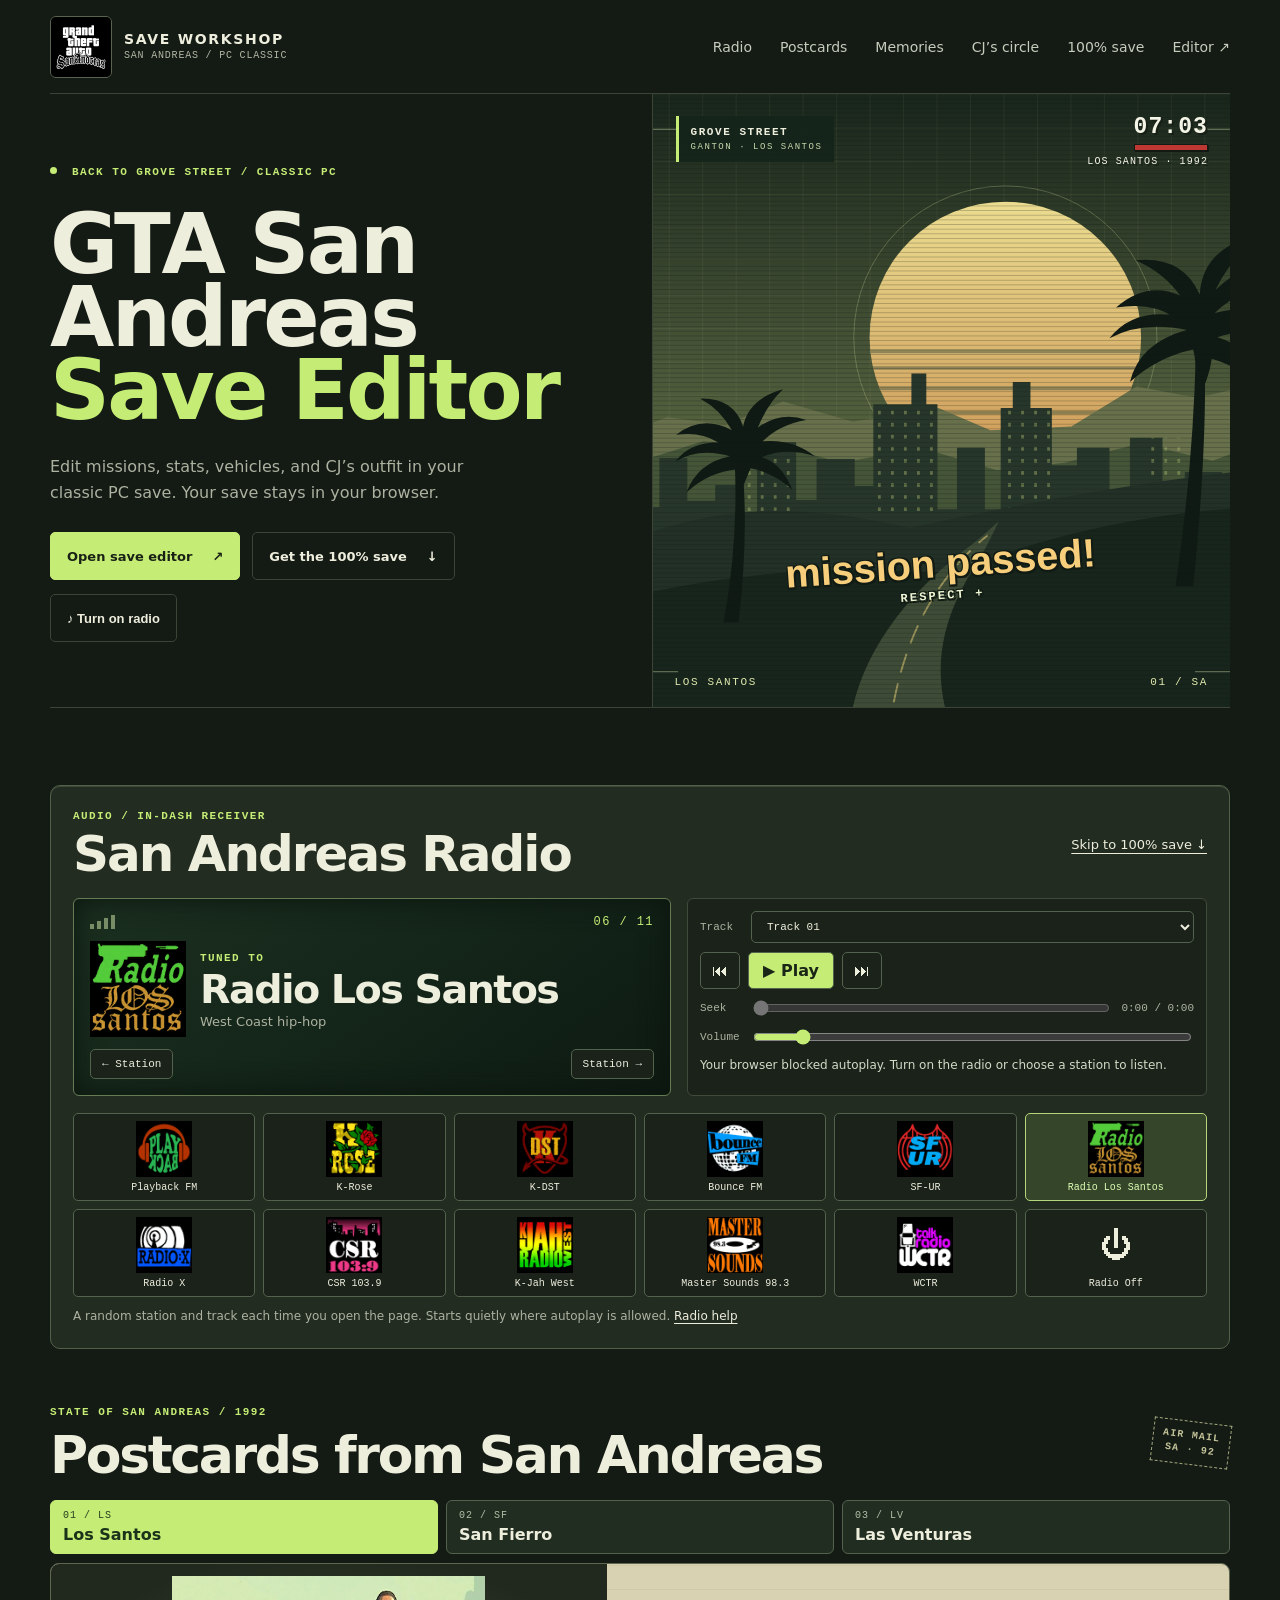
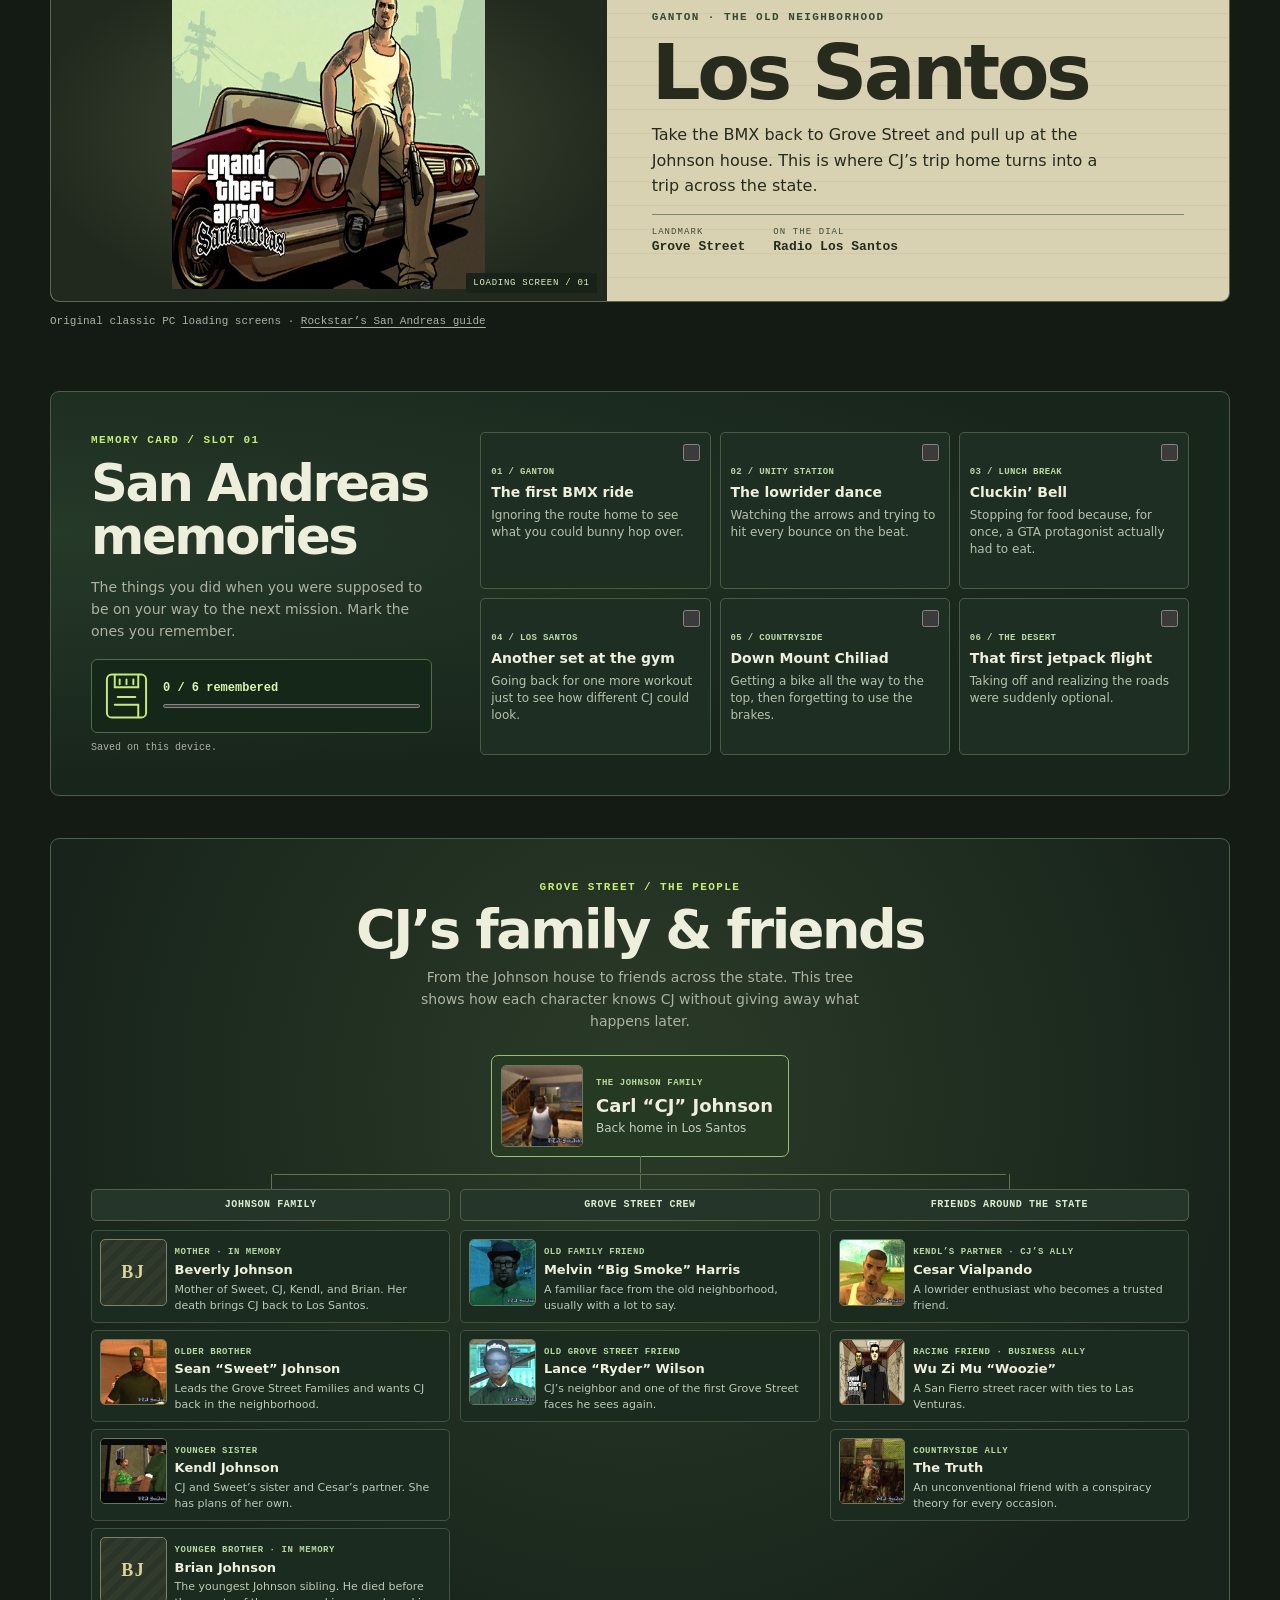
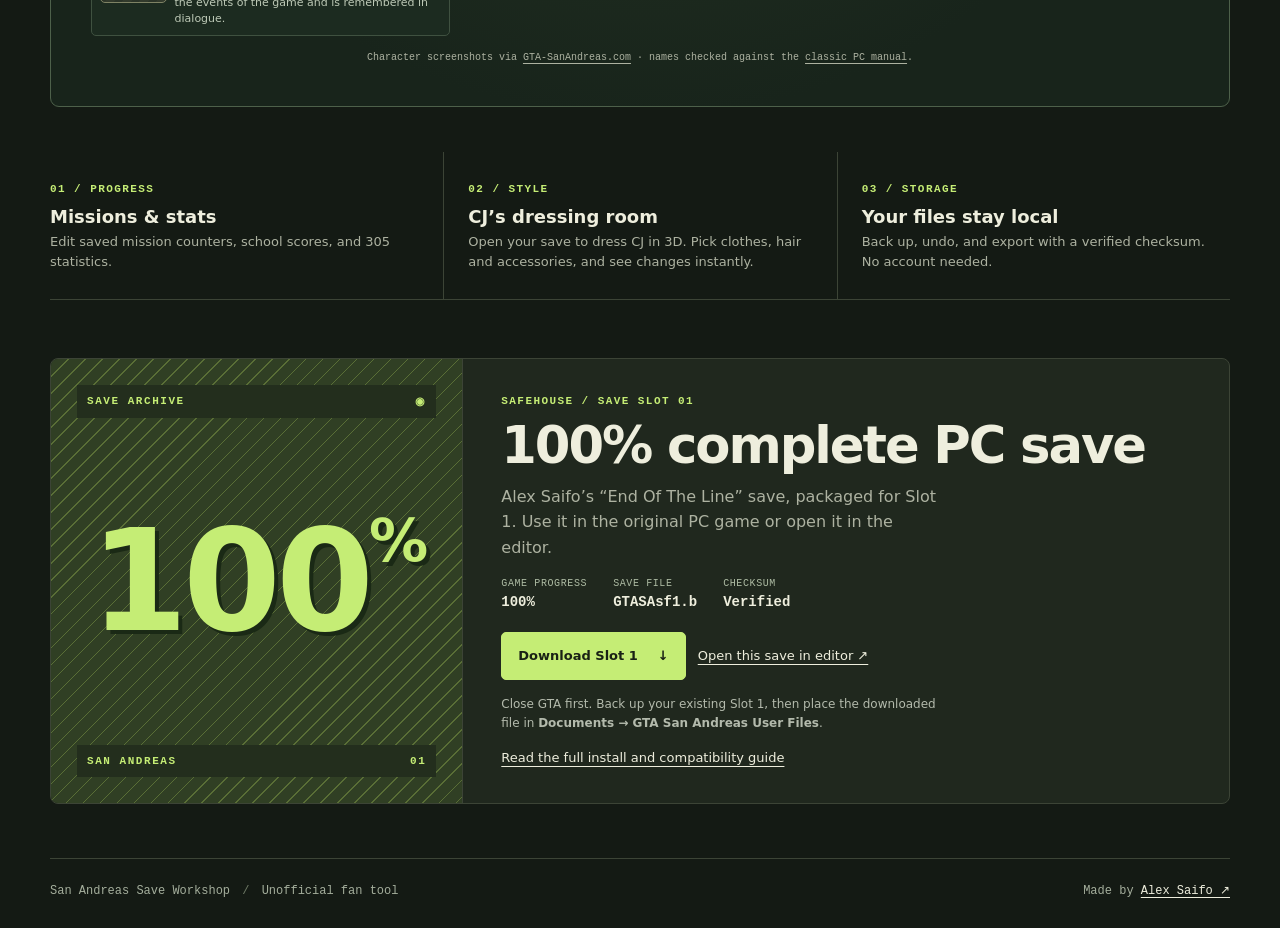
<file: public/index.html>
<!doctype html>
<html lang="en">
<head>
  <meta charset="utf-8">
  <meta name="viewport" content="width=device-width,initial-scale=1">
  <meta name="description" content="Edit GTA San Andreas classic PC saves in your browser. Change missions, stats and CJ’s outfit, or download the verified 100% GTASAsf1.b save.">
  <meta name="theme-color" content="#141a14">
  <title>GTA San Andreas Save Editor &amp; 100% PC Save Download</title>
  <!-- site-seo -->
  <link rel="icon" href="assets/san-andreas-reference.webp" type="image/webp">
  <link rel="stylesheet" href="assets/welcome.css">
  <link rel="stylesheet" href="assets/radio.css">
  <link rel="stylesheet" href="assets/postcards.css">
  <link rel="stylesheet" href="assets/memories.css">
  <link rel="stylesheet" href="assets/character-tree.css">
  <script defer src="assets/radio-data.js"></script>
  <script defer src="assets/radio.js"></script>
  <script defer src="assets/postcards.js"></script>
  <script defer src="assets/memories.js"></script>
  <script data-goatcounter="https://alexsaifo.goatcounter.com/count" async src="https://gc.zgo.at/count.js"></script>
</head>
<body>
  <header class="top wrap">
    <a class="brand" id="home-logo" href="./" aria-label="Save Workshop home"><img class="official-logo" src="assets/san-andreas-reference.webp" alt="" width="62" height="62"><span>SAVE WORKSHOP<small>SAN ANDREAS / PC CLASSIC</small></span></a>
    <nav aria-label="Main navigation"><a href="#radio" id="radio-nav">Radio</a><a href="#postcards">Postcards</a><a href="#memories">Memories</a><a href="#family-tree">CJ’s circle</a><a href="#download">100% save</a><a href="editor.html">Editor ↗</a></nav>
  </header>
  <main class="wrap">
    <section class="hero" aria-labelledby="welcome-title">
      <div class="hero-copy">
        <p class="kicker"><span></span> BACK TO GROVE STREET / CLASSIC PC</p>
        <h1 id="welcome-title">GTA San Andreas<br><em>Save Editor</em></h1>
        <p class="intro">Edit missions, stats, vehicles, and CJ’s outfit in your classic PC save. Your save stays in your browser.</p>
        <div class="actions"><a class="cta primary" href="editor.html">Open save editor <span aria-hidden="true">↗</span></a><a class="cta secondary" href="#download">Get the 100% save <span aria-hidden="true">↓</span></a></div>
        <button class="cta secondary hero-radio" id="hero-radio" type="button" hidden>♪ Turn on radio</button>
      </div>
      <div class="hero-art" aria-hidden="true">
        <img src="assets/los-santos.svg" alt="" width="720" height="660">
        <div class="scene-marker"><b>GROVE STREET</b><span>GANTON · LOS SANTOS</span></div>
        <div class="scene-hud"><b>07:03</b><i></i><span>LOS SANTOS · 1992</span></div>
        <div class="mission-stamp"><b>mission passed!</b><span>RESPECT +</span></div>
        <div class="plate"><span>LOS SANTOS</span><span>01 / SA</span></div>
      </div>
    </section>
    <section class="radio-console" id="radio" aria-labelledby="radio-heading">
      <header class="radio-top"><div><p class="kicker">AUDIO / IN-DASH RECEIVER</p><h2 id="radio-heading">San Andreas Radio</h2></div><a class="inline" href="#download">Skip to 100% save ↓</a></header>
      <div class="receiver">
        <div class="radio-screen">
          <div class="radio-dial-label"><span class="signal"><i></i><i></i><i></i><i></i></span><span id="radio-index">06 / 11</span></div>
          <div class="radio-tuned"><img id="radio-logo" src="assets/radio/rls.png" alt="" width="96" height="96"><span id="radio-silence" hidden aria-hidden="true">⏻</span><div><p class="kicker">TUNED TO</p><h3 id="radio-name">Radio Los Santos</h3><p id="radio-genre">West Coast hip-hop</p></div></div>
          <div class="station-step"><button type="button" id="radio-prev" aria-label="Previous station">← Station</button><button type="button" id="radio-next" aria-label="Next station">Station →</button></div>
        </div>
        <div class="radio-controls">
          <div class="radio-picker"><label for="radio-tracks">Track</label><select id="radio-tracks" disabled><option>Loading tracks…</option></select></div>
          <div class="radio-transport"><button type="button" id="radio-prev-track" aria-label="Previous track" disabled>⏮</button><button type="button" id="radio-play" disabled>▶ Play</button><button type="button" id="radio-next-track" aria-label="Next track" disabled>⏭</button></div>
          <div class="radio-slider"><label for="radio-seek">Seek</label><input type="range" id="radio-seek" min="0" max="1000" value="0" disabled><span id="radio-clock">0:00 / 0:00</span></div>
          <div class="radio-slider"><label for="radio-volume">Volume</label><input type="range" id="radio-volume" min="0" max="100" value="10"></div>
          <p id="radio-status" role="status" aria-live="polite">Ready to tune in.</p>
        </div>
      </div>
      <div id="station-list" class="station-list" aria-label="Radio stations"></div>
      <p class="radio-caption">A random station and track each time you open the page. Starts quietly where autoplay is allowed. <a href="save-file-guide.html#radio-help">Radio help</a></p>
      <audio preload="none" aria-hidden="true"></audio>
      <noscript><p>Enable JavaScript to use the radio.</p></noscript>
    </section>
    <section class="postcard-collection" id="postcards" aria-labelledby="postcards-title">
      <header class="postcard-header">
        <div><p class="kicker">STATE OF SAN ANDREAS / 1992</p><h2 id="postcards-title">Postcards from San Andreas</h2></div>
        <span class="postmark" aria-hidden="true">AIR MAIL<br>SA · 92</span>
      </header>
      <div class="postcard-choices" aria-label="Choose a city">
        <a href="#card-los-santos" data-postcard="card-los-santos"><small>01 / LS</small>Los Santos</a>
        <a href="#card-san-fierro" data-postcard="card-san-fierro"><small>02 / SF</small>San Fierro</a>
        <a href="#card-las-venturas" data-postcard="card-las-venturas"><small>03 / LV</small>Las Venturas</a>
      </div>
      <div class="postcard-deck">
        <article class="postcard" id="card-los-santos" aria-labelledby="card-ls-title">
          <div class="postcard-picture"><img src="assets/postcards/los-santos.webp" width="512" height="512" loading="lazy" decoding="async" alt="Original loading-screen art of CJ leaning against a red lowrider"><span>LOADING SCREEN / 01</span></div>
          <div class="postcard-copy"><p class="kicker">GANTON · THE OLD NEIGHBORHOOD</p><h3 id="card-ls-title">Los Santos</h3><p>Take the BMX back to Grove Street and pull up at the Johnson house. This is where CJ’s trip home turns into a trip across the state.</p><dl><div><dt>LANDMARK</dt><dd>Grove Street</dd></div><div><dt>ON THE DIAL</dt><dd>Radio Los Santos</dd></div></dl></div>
        </article>
        <article class="postcard" id="card-san-fierro" aria-labelledby="card-sf-title">
          <div class="postcard-picture"><img src="assets/postcards/san-fierro.webp" width="512" height="512" loading="lazy" decoding="async" alt="Original San Andreas loading-screen illustration of Cesar"><span>LOADING SCREEN / 02</span></div>
          <div class="postcard-copy"><p class="kicker">DOHERTY · THE GARAGE</p><h3 id="card-sf-title">San Fierro</h3><p>Think steep streets, the bay, and a garage in Doherty. If you’re taking the scenic route, drive up to the Gant Bridge.</p><dl><div><dt>LANDMARK</dt><dd>Gant Bridge</dd></div><div><dt>ON THE DIAL</dt><dd>SF-UR</dd></div></dl></div>
        </article>
        <article class="postcard" id="card-las-venturas" aria-labelledby="card-lv-title">
          <div class="postcard-picture"><img src="assets/postcards/las-venturas.webp" width="512" height="512" loading="lazy" decoding="async" alt="Original loading-screen art of two men in black suits in a casino corridor"><span>LOADING SCREEN / 03</span></div>
          <div class="postcard-copy"><p class="kicker">THE STRIP · AFTER DARK</p><h3 id="card-lv-title">Las Venturas</h3><p>Leave the desert highway behind and roll onto the Strip after dark. The casino marquees are a good excuse to take the long way to your next save.</p><dl><div><dt>LANDMARK</dt><dd>The Strip</dd></div><div><dt>ON THE DIAL</dt><dd>Master Sounds 98.3</dd></div></dl></div>
        </article>
      </div>
      <p class="postcard-credit">Original classic PC loading screens · <a href="https://media.rockstargames.com/rockstargames-newsite/img/manuals/en_us/GTA_SA_PS3_MANUAL_ENG.pdf">Rockstar’s San Andreas guide</a></p>
    </section>
    <section class="memories" id="memories" aria-labelledby="memories-title">
      <div class="memory-intro">
        <p class="kicker">MEMORY CARD / SLOT 01</p>
        <h2 id="memories-title">San Andreas memories</h2>
        <p>The things you did when you were supposed to be on your way to the next mission. Mark the ones you remember.</p>
        <div class="memory-slot">
          <svg width="47" height="50" viewBox="0 0 48 50" aria-hidden="true" fill="none"><rect x="4" y="3" width="40" height="44" rx="5" stroke="currentColor" stroke-width="2"/><path d="M12 4v12h24V4M12 34h24v12M17 8v5m7-5v5m7-5v5M15 26h18" stroke="currentColor" stroke-width="2" stroke-linecap="round"/></svg>
          <div><output id="memory-count" aria-live="polite">0 / 6 remembered</output><progress id="memory-progress" max="6" value="0" aria-label="Memories remembered"></progress></div>
        </div>
        <p class="memory-local" id="memory-local">Saved on this device.</p>
      </div>
      <fieldset class="memory-grid" id="memory-checklist" disabled>
        <legend class="memory-sr">Mark the San Andreas moments you remember</legend>
        <label><input type="checkbox" value="bmx"><span class="memory-id">01 / GANTON</span><strong>The first BMX ride</strong><span class="memory-detail">Ignoring the route home to see what you could bunny hop over.</span></label>
        <label><input type="checkbox" value="lowrider"><span class="memory-id">02 / UNITY STATION</span><strong>The lowrider dance</strong><span class="memory-detail">Watching the arrows and trying to hit every bounce on the beat.</span></label>
        <label><input type="checkbox" value="burger"><span class="memory-id">03 / LUNCH BREAK</span><strong>Cluckin’ Bell</strong><span class="memory-detail">Stopping for food because, for once, a GTA protagonist actually had to eat.</span></label>
        <label><input type="checkbox" value="gym"><span class="memory-id">04 / LOS SANTOS</span><strong>Another set at the gym</strong><span class="memory-detail">Going back for one more workout just to see how different CJ could look.</span></label>
        <label><input type="checkbox" value="chiliad"><span class="memory-id">05 / COUNTRYSIDE</span><strong>Down Mount Chiliad</strong><span class="memory-detail">Getting a bike all the way to the top, then forgetting to use the brakes.</span></label>
        <label><input type="checkbox" value="jetpack"><span class="memory-id">06 / THE DESERT</span><strong>That first jetpack flight</strong><span class="memory-detail">Taking off and realizing the roads were suddenly optional.</span></label>
      </fieldset>
      <noscript><p>Enable JavaScript to keep track of your memories.</p></noscript>
    </section>
    <section class="character-tree" id="family-tree" aria-labelledby="tree-title">
      <header class="tree-heading">
        <p class="kicker">GROVE STREET / THE PEOPLE</p>
        <h2 id="tree-title">CJ’s family &amp; friends</h2>
        <p>From the Johnson house to friends across the state. This tree shows how each character knows CJ without giving away what happens later.</p>
      </header>
      <figure class="tree-root">
        <img src="assets/characters/cj.gif" width="100" height="100" loading="lazy" decoding="async" alt="Carl Johnson in Grand Theft Auto: San Andreas">
        <figcaption><span class="tree-label">THE JOHNSON FAMILY</span><strong>Carl “CJ” Johnson</strong><span>Back home in Los Santos</span></figcaption>
      </figure>
      <div class="tree-branches">
        <section class="tree-branch tree-family" aria-labelledby="tree-family-heading">
          <h3 id="tree-family-heading">Johnson family</h3>
          <ul>
            <li><span class="tree-memorial" aria-hidden="true">BJ</span><div><span class="tree-label">MOTHER · IN MEMORY</span><h4>Beverly Johnson</h4><p>Mother of Sweet, CJ, Kendl, and Brian. Her death brings CJ back to Los Santos.</p></div></li>
            <li><img src="assets/characters/sweet.gif" width="100" height="100" loading="lazy" decoding="async" alt="Sweet Johnson"><div><span class="tree-label">OLDER BROTHER</span><h4>Sean “Sweet” Johnson</h4><p>Leads the Grove Street Families and wants CJ back in the neighborhood.</p></div></li>
            <li><img src="assets/characters/kendl.gif" width="100" height="100" loading="lazy" decoding="async" alt="Kendl Johnson"><div><span class="tree-label">YOUNGER SISTER</span><h4>Kendl Johnson</h4><p>CJ and Sweet’s sister and Cesar’s partner. She has plans of her own.</p></div></li>
            <li><span class="tree-memorial" aria-hidden="true">BJ</span><div><span class="tree-label">YOUNGER BROTHER · IN MEMORY</span><h4>Brian Johnson</h4><p>The youngest Johnson sibling. He died before the events of the game and is remembered in dialogue.</p></div></li>
          </ul>
        </section>
        <section class="tree-branch tree-grove" aria-labelledby="tree-grove-heading">
          <h3 id="tree-grove-heading">Grove Street crew</h3>
          <ul>
            <li><img src="assets/characters/bigsmoke.gif" width="100" height="100" loading="lazy" decoding="async" alt="Big Smoke"><div><span class="tree-label">OLD FAMILY FRIEND</span><h4>Melvin “Big Smoke” Harris</h4><p>A familiar face from the old neighborhood, usually with a lot to say.</p></div></li>
            <li><img src="assets/characters/ryder.gif" width="100" height="100" loading="lazy" decoding="async" alt="Ryder"><div><span class="tree-label">OLD GROVE STREET FRIEND</span><h4>Lance “Ryder” Wilson</h4><p>CJ’s neighbor and one of the first Grove Street faces he sees again.</p></div></li>
          </ul>
        </section>
        <section class="tree-branch tree-allies" aria-labelledby="tree-allies-heading">
          <h3 id="tree-allies-heading">Friends around the state</h3>
          <ul>
            <li><img src="assets/characters/cesar.gif" width="100" height="100" loading="lazy" decoding="async" alt="Cesar Vialpando"><div><span class="tree-label">KENDL’S PARTNER · CJ’S ALLY</span><h4>Cesar Vialpando</h4><p>A lowrider enthusiast who becomes a trusted friend.</p></div></li>
            <li><img class="woozie-art" src="assets/postcards/las-venturas.webp" width="100" height="100" loading="lazy" decoding="async" alt="Woozie in the original San Andreas loading-screen artwork"><div><span class="tree-label">RACING FRIEND · BUSINESS ALLY</span><h4>Wu Zi Mu “Woozie”</h4><p>A San Fierro street racer with ties to Las Venturas.</p></div></li>
            <li><img src="assets/characters/thetruth.gif" width="100" height="100" loading="lazy" decoding="async" alt="The Truth"><div><span class="tree-label">COUNTRYSIDE ALLY</span><h4>The Truth</h4><p>An unconventional friend with a conspiracy theory for every occasion.</p></div></li>
          </ul>
        </section>
      </div>
      <p class="tree-credit">Character screenshots via <a href="https://www.gta-sanandreas.com/characters/">GTA-SanAndreas.com</a> · names checked against the <a href="https://shared.fastly.steamstatic.com/store_item_assets/steam/apps/12120/manuals/GTASA_PC_MANUAL_FINAL.pdf?t=1634144450">classic PC manual</a>.</p>
    </section>
    <section class="features" aria-label="Editor features">
      <div><span class="kicker">01 / PROGRESS</span><h2>Missions &amp; stats</h2><p>Edit saved mission counters, school scores, and 305 statistics.</p></div>
      <div><span class="kicker">02 / STYLE</span><h2>CJ’s dressing room</h2><p>Open your save to dress CJ in 3D. Pick clothes, hair and accessories, and see changes instantly.</p></div>
      <div><span class="kicker">03 / STORAGE</span><h2>Your files stay local</h2><p>Back up, undo, and export with a verified checksum. No account needed.</p></div>
    </section>
    <section class="save-card" id="download" aria-labelledby="download-title">
      <div class="save-graphic" aria-hidden="true"><span class="archive">SAVE ARCHIVE <span>◉</span></span><strong>100<span>%</span></strong><span class="archive">SAN ANDREAS <span>01</span></span></div>
      <div class="save-copy">
        <p class="kicker">SAFEHOUSE / SAVE SLOT 01</p>
        <h2 id="download-title">100% complete PC save</h2>
        <p>Alex Saifo’s “End Of The Line” save, packaged for Slot 1. Use it in the original PC game or open it in the editor.</p>
        <dl class="save-meta"><div><dt>GAME PROGRESS</dt><dd>100%</dd></div><div><dt>SAVE FILE</dt><dd>GTASAsf1.b</dd></div><div><dt>CHECKSUM</dt><dd>Verified</dd></div></dl>
        <div class="actions"><a class="cta primary" href="downloads/GTASAsf1.b" download="GTASAsf1.b">Download Slot 1 <span aria-hidden="true">↓</span></a><a class="inline" href="editor.html?sample=slot1">Open this save in editor ↗</a></div>
        <p class="install">Close GTA first. Back up your existing Slot 1, then place the downloaded file in <strong>Documents → GTA San Andreas User Files</strong>.</p>
        <p class="install"><a class="inline" href="save-file-guide.html">Read the full install and compatibility guide</a></p>
      </div>
    </section>
  </main>
  <footer class="wrap site-footer"><span>San Andreas Save Workshop <span class="sep">/</span> Unofficial fan tool</span><span>Made by <a href="https://alex.saifo.se">Alex Saifo ↗</a></span></footer>
</body>
</html>
</file>
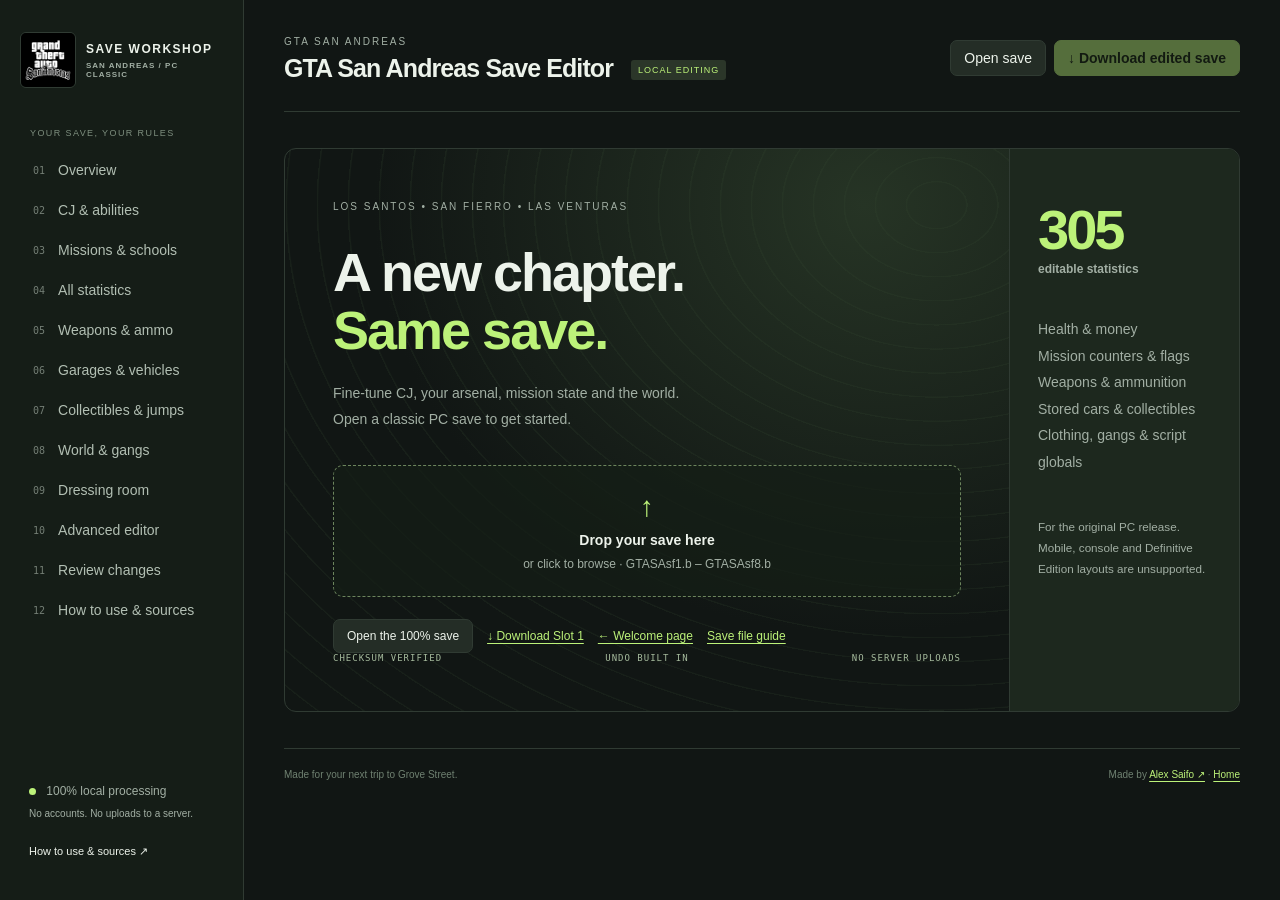
<file: public/editor.html>
<!doctype html>
<html lang="en"><head><meta charset="utf-8"><meta name="viewport" content="width=device-width,initial-scale=1"><meta name="description" content="Open a classic PC GTASAsf .b save and edit missions, money, stats, cars and outfits. Undo changes and export a checksum-verified save from your browser."><title>Edit a GTA San Andreas PC Save Online | Save Workshop</title><!-- site-seo --><link rel="stylesheet" href="assets/style.css"><link rel="stylesheet" href="assets/wardrobe.css"><link rel="stylesheet" href="assets/web-editor.css"><link rel="icon" href="assets/san-andreas-reference.webp" type="image/webp"><script data-goatcounter="https://alexsaifo.goatcounter.com/count" async src="https://gc.zgo.at/count.js"></script></head>
<body>
<div class="shell"><aside>
<a class="brand" href="./"><img class="editor-tattoo" src="assets/san-andreas-reference.webp" alt="" width="56" height="56"><span>SAVE WORKSHOP<small>SAN ANDREAS / PC CLASSIC</small></span></a>
<div class="navcaption">YOUR SAVE, YOUR RULES</div><nav id="nav" aria-label="Editor sections"></nav>
<div class="asidefoot"><span class="dot"></span> 100% local processing<br><small>No accounts. No uploads to a server.</small><button id="helpnav">How to use & sources ↗</button></div>
</aside>
<div class="workspace"><header><div><span class="eyebrow">GTA SAN ANDREAS</span><h1>GTA San Andreas Save Editor <span class="tag">LOCAL EDITING</span></h1></div><div class="headeractions"><button id="open">Open save</button><button id="open-wardrobe" type="button" hidden>Clothes &amp; 3D model</button><input id="file" type="file" accept=".b" hidden><button id="download" class="primary" disabled>↓ Download edited save</button></div></header>
<div id="notice" role="status" aria-live="polite" hidden></div>
<section id="welcome" class="welcome"><div class="welcomeart"><span class="eyebrow">LOS SANTOS • SAN FIERRO • LAS VENTURAS</span><h2>A new chapter.<br><em>Same save.</em></h2><p>Fine-tune CJ, your arsenal, mission state and the world.<br>Open a classic PC save to get started.</p><label class="dropzone" id="drop" for="file"><span class="fileicon">↑</span><strong>Drop your save here</strong><span>or click to browse · GTASAsf1.b – GTASAsf8.b</span></label><div class="landing-links"><button id="open-sample" type="button">Open the 100% save</button><a href="downloads/GTASAsf1.b" download="GTASAsf1.b">↓ Download Slot 1</a><a href="./">← Welcome page</a><a href="save-file-guide.html">Save file guide</a></div><div class="welcomechips"><span>CHECKSUM VERIFIED</span><span>UNDO BUILT IN</span><span>NO SERVER UPLOADS</span></div></div><div class="welcomeinfo"><div class="large-number">305<span>editable statistics</span></div><p>Health & money<br>Mission counters & flags<br>Weapons & ammunition<br>Stored cars & collectibles<br>Clothing, gangs & script globals</p><small>For the original PC release.<br>Mobile, console and Definitive Edition layouts are unsupported.</small></div></section>
<section id="loaded" hidden><div class="filebar"><div><span class="dot"></span><strong id="filename"></strong><span id="integrity"></span></div><div class="toolbar"><button id="backup">↓ Original backup</button><button id="undo" disabled>↶ Undo</button><button id="redo" disabled>↷ Redo</button><button id="reset" disabled>Reset</button><span id="changeCount">0 bytes changed</span></div></div>
<div class="pagehead"><div><span class="eyebrow" id="sectionkicker">THE BASICS</span><h2 id="sectionTitle">Overview</h2><p id="sectionDescription"></p></div><label class="searchwrap"><span>⌕</span><input id="search" type="search" placeholder="Find a field…" aria-label="Search fields in this section"></label></div>
<div id="content"></div></section>
<footer>Made for your next trip to Grove Street.<span>Made by <a href="https://alex.saifo.se">Alex Saifo ↗</a> · <a href="./">Home</a></span></footer>
</div></div><script defer src="assets/data.js"></script><script defer src="assets/engine.js"></script><script defer src="assets/viewer.bundle.js"></script><script defer src="assets/wardrobe.js"></script><script defer src="assets/app.js"></script><script defer src="assets/web-editor.js"></script>
<!-- Format references: https://github.com/gtasa-savegame-editor/libsavegame
https://github.com/sannybuilder/data ; https://github.com/gta-reversed/gta-reversed
Plugin-SDK field names: Authors GTA Community. https://github.com/DK22Pac/plugin-sdk
Third-party notice for libsavegame/editor format logic:
MIT License

Copyright (c) 2017 Paul Breeuwsma, Lukas Fülling

Permission is hereby granted, free of charge, to any person obtaining a copy
of this software and associated documentation files (the "Software"), to deal
in the Software without restriction, including without limitation the rights
to use, copy, modify, merge, publish, distribute, sublicense, and/or sell
copies of the Software, and to permit persons to whom the Software is
furnished to do so, subject to the following conditions:

The above copyright notice and this permission notice shall be included in all
copies or substantial portions of the Software.

THE SOFTWARE IS PROVIDED "AS IS", WITHOUT WARRANTY OF ANY KIND, EXPRESS OR
IMPLIED, INCLUDING BUT NOT LIMITED TO THE WARRANTIES OF MERCHANTABILITY,
FITNESS FOR A PARTICULAR PURPOSE AND NONINFRINGEMENT. IN NO EVENT SHALL THE
AUTHORS OR COPYRIGHT HOLDERS BE LIABLE FOR ANY CLAIM, DAMAGES OR OTHER
LIABILITY, WHETHER IN AN ACTION OF CONTRACT, TORT OR OTHERWISE, ARISING FROM,
OUT OF OR IN CONNECTION WITH THE SOFTWARE OR THE USE OR OTHER DEALINGS IN THE
SOFTWARE.


Three.js v0.180.0:
The MIT License

Copyright © 2010-2025 three.js authors

Permission is hereby granted, free of charge, to any person obtaining a copy
of this software and associated documentation files (the "Software"), to deal
in the Software without restriction, including without limitation the rights
to use, copy, modify, merge, publish, distribute, sublicense, and/or sell
copies of the Software, and to permit persons to whom the Software is
furnished to do so, subject to the following conditions:

The above copyright notice and this permission notice shall be included in
all copies or substantial portions of the Software.

THE SOFTWARE IS PROVIDED "AS IS", WITHOUT WARRANTY OF ANY KIND, EXPRESS OR
IMPLIED, INCLUDING BUT NOT LIMITED TO THE WARRANTIES OF MERCHANTABILITY,
FITNESS FOR A PARTICULAR PURPOSE AND NONINFRINGEMENT. IN NO EVENT SHALL THE
AUTHORS OR COPYRIGHT HOLDERS BE LIABLE FOR ANY CLAIM, DAMAGES OR OTHER
LIABILITY, WHETHER IN AN ACTION OF CONTRACT, TORT OR OTHERWISE, ARISING FROM,
OUT OF OR IN CONNECTION WITH THE SOFTWARE OR THE USE OR OTHER DEALINGS IN
THE SOFTWARE.

CJ preview models and textures are from GTA San Andreas. This is an unofficial fan tool.
--></body></html>
</file>
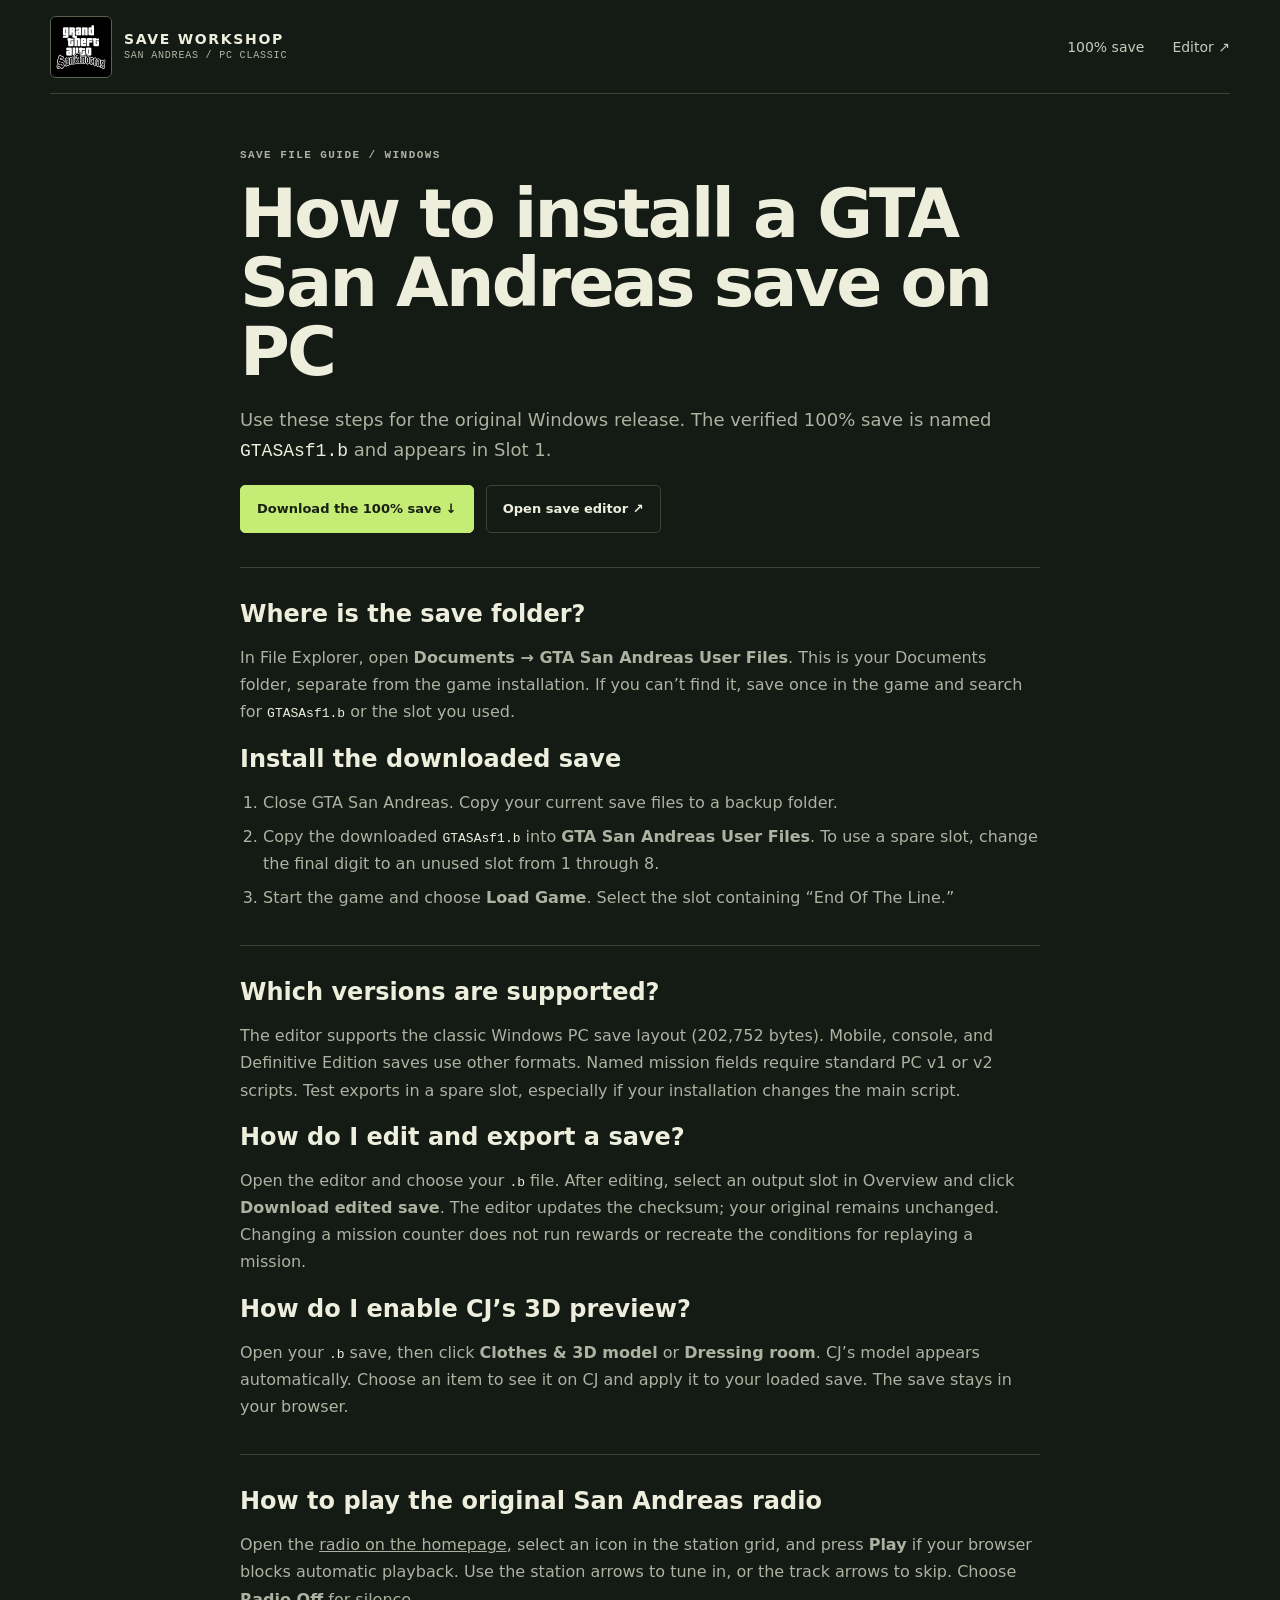
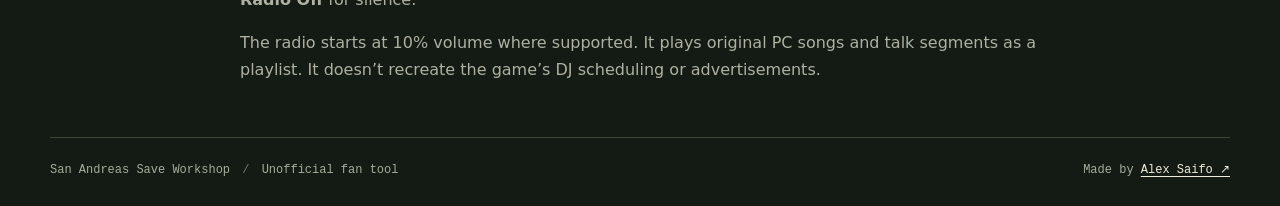
<file: public/save-file-guide.html>
<!doctype html>
<html lang="en">
<head>
  <meta charset="utf-8">
  <meta name="viewport" content="width=device-width,initial-scale=1">
  <meta name="description" content="Find the GTA San Andreas save folder on Windows, install the 100% GTASAsf1.b save, and check which classic PC save files work with the editor.">
  <meta name="theme-color" content="#141a14">
  <title>How to Install GTA San Andreas PC Save Files | Save Workshop</title>
  <!-- site-seo -->
  <link rel="icon" href="assets/san-andreas-reference.webp" type="image/webp">
  <link rel="stylesheet" href="assets/welcome.css">
  <script data-goatcounter="https://alexsaifo.goatcounter.com/count" async src="https://gc.zgo.at/count.js"></script>
</head>
<body>
  <header class="top wrap">
    <a class="brand" href="./" aria-label="Save Workshop home"><img class="official-logo" src="assets/san-andreas-reference.webp" alt="" width="62" height="62"><span>SAVE WORKSHOP<small>SAN ANDREAS / PC CLASSIC</small></span></a>
    <nav aria-label="Main navigation"><a href="./#download">100% save</a><a href="editor.html">Editor ↗</a></nav>
  </header>
  <main class="wrap guide">
    <p class="kicker">SAVE FILE GUIDE / WINDOWS</p>
    <h1>How to install a GTA San Andreas save on PC</h1>
    <p class="guide-lead">Use these steps for the original Windows release. The verified 100% save is named <code>GTASAsf1.b</code> and appears in Slot 1.</p>
    <div class="actions"><a class="cta primary" href="downloads/GTASAsf1.b" download="GTASAsf1.b">Download the 100% save ↓</a><a class="cta secondary" href="editor.html">Open save editor ↗</a></div>
    <section id="install">
      <h2>Where is the save folder?</h2>
      <p>In File Explorer, open <strong>Documents → GTA San Andreas User Files</strong>. This is your Documents folder, separate from the game installation. If you can’t find it, save once in the game and search for <code>GTASAsf1.b</code> or the slot you used.</p>
      <h2>Install the downloaded save</h2>
      <ol>
        <li>Close GTA San Andreas. Copy your current save files to a backup folder.</li>
        <li>Copy the downloaded <code>GTASAsf1.b</code> into <strong>GTA San Andreas User Files</strong>. To use a spare slot, change the final digit to an unused slot from 1 through 8.</li>
        <li>Start the game and choose <strong>Load Game</strong>. Select the slot containing “End Of The Line.”</li>
      </ol>
    </section>
    <section id="compatibility">
      <h2>Which versions are supported?</h2>
      <p>The editor supports the classic Windows PC save layout (202,752 bytes). Mobile, console, and Definitive Edition saves use other formats. Named mission fields require standard PC v1 or v2 scripts. Test exports in a spare slot, especially if your installation changes the main script.</p>
      <h2>How do I edit and export a save?</h2>
      <p>Open the editor and choose your <code>.b</code> file. After editing, select an output slot in Overview and click <strong>Download edited save</strong>. The editor updates the checksum; your original remains unchanged. Changing a mission counter does not run rewards or recreate the conditions for replaying a mission.</p>
      <h2>How do I enable CJ’s 3D preview?</h2>
      <p>Open your <code>.b</code> save, then click <strong>Clothes &amp; 3D model</strong> or <strong>Dressing room</strong>. CJ’s model appears automatically. Choose an item to see it on CJ and apply it to your loaded save. The save stays in your browser.</p>
    </section>
    <section id="radio-help">
      <h2>How to play the original San Andreas radio</h2>
      <p>Open the <a href="./#radio">radio on the homepage</a>, select an icon in the station grid, and press <strong>Play</strong> if your browser blocks automatic playback. Use the station arrows to tune in, or the track arrows to skip. Choose <strong>Radio Off</strong> for silence.</p>
      <p>The radio starts at 10% volume where supported. It plays original PC songs and talk segments as a playlist. It doesn’t recreate the game’s DJ scheduling or advertisements.</p>
    </section>
  </main>
  <footer class="wrap site-footer"><span>San Andreas Save Workshop <span class="sep">/</span> Unofficial fan tool</span><span>Made by <a href="https://alex.saifo.se">Alex Saifo ↗</a></span></footer>
</body>
</html>
</file>
<file: public/assets/welcome.css>
:root{color-scheme:dark;--bg:#141a14;--paper:#eeeedd;--muted:#adb2a1;--line:#3c4436;--lime:#c5ed75;--mono:Consolas,"Courier New",monospace}
*{box-sizing:border-box}html{scroll-behavior:smooth}body{margin:0;background:var(--bg);color:var(--paper);font-family:system-ui,"Segoe UI",sans-serif}a{color:inherit}a:focus-visible{outline:2px solid var(--lime);outline-offset:5px}.wrap{width:min(1216px,calc(100% - 100px));margin-inline:auto}.top{min-height:94px;display:flex;align-items:center;justify-content:space-between;gap:16px;border-bottom:1px solid var(--line)}.brand{display:inline-flex;align-items:center;gap:12px;text-decoration:none;font-weight:850;font-size:14px;letter-spacing:.12em;line-height:1.3}.brand small{display:block;color:#b3b7a4;font:10px/1.5 var(--mono);letter-spacing:.08em}.top nav{display:flex;gap:28px;align-items:center;font-size:14px}.top nav a{color:#c6ccbc;text-decoration:none}.top nav a:hover,.inline:hover,.site-footer a:hover{color:var(--lime)}
.hero{min-height:540px;display:grid;grid-template-columns:1.04fr 1fr;align-items:stretch;border-bottom:1px solid var(--line)}.hero-copy{padding:70px 20px 65px 0;align-self:center}.kicker{color:var(--lime);font:700 11px/1.5 var(--mono);letter-spacing:.13em;margin:0}.kicker span{display:inline-block;width:7px;height:7px;margin-right:7px;background:var(--lime);border-radius:50%;vertical-align:1px}.hero h1{font-family:Impact,"Arial Narrow",system-ui,sans-serif;font-stretch:condensed;font-weight:900;font-size:clamp(62px,7.2vw,110px);line-height:.88;letter-spacing:-.033em;margin:27px 0 27px}.hero h1 em{font-style:normal;color:var(--lime)}.intro,.save-copy>p:not(.kicker){color:var(--muted);font-size:16px;line-height:1.6;max-width:440px;margin:0 0 27px}.actions{display:flex;flex-wrap:wrap;align-items:center;gap:12px}.cta{display:inline-flex;align-items:center;justify-content:space-between;gap:20px;padding:13px 16px;border:1px solid var(--line);border-radius:5px;text-decoration:none;font-size:13px;font-weight:750;min-height:48px}.primary{background:var(--lime);border-color:var(--lime);color:#192115}.primary:hover{background:#d4f89a}.secondary:hover{border-color:#a0aa86;background:#252d21}.hero-art{position:relative;overflow:hidden;align-self:stretch;border-left:1px solid var(--line);background:#26372b}.hero-art img{display:block;width:100%;height:100%;position:absolute;object-fit:cover;object-position:55% center}.plate{position:absolute;bottom:19px;left:22px;right:22px;display:flex;justify-content:space-between;color:#e0e9ad;font:11px var(--mono);letter-spacing:.15em}
.features{display:grid;grid-template-columns:repeat(3,1fr);border-bottom:1px solid var(--line);margin-bottom:58px}.features div{padding:25px 22px 26px 0}.features div+div{border-left:1px solid var(--line);padding-left:24px}.features h2{font-size:18px;margin:8px 0 5px}.features p{font-size:13px;line-height:1.6;color:var(--muted);margin:0}.features code{color:#d0ddbc}.save-card{display:grid;grid-template-columns:minmax(230px,.7fr) 1.3fr;background:#20281e;border:1px solid var(--line);border-radius:8px;overflow:hidden;scroll-margin-top:24px}.save-graphic{display:grid;align-content:space-between;justify-items:stretch;padding:26px;background:repeating-linear-gradient(135deg,#596e36 0 1px,#303f24 1px 12px);min-height:305px;color:var(--lime);border-right:1px solid var(--line)}.archive{display:flex;justify-content:space-between;letter-spacing:.14em;font:700 11px var(--mono);background:#232e1d;padding:10px}.save-graphic strong{justify-self:center;font:900 clamp(78px,11vw,158px)/1 Impact,"Arial Narrow",system-ui,sans-serif;letter-spacing:-.035em;text-shadow:4px 4px #1a2915}.save-graphic strong span{font-size:.42em;vertical-align:top}.save-copy{padding:34px 38px}.save-copy h2{font-size:clamp(36px,4vw,56px);letter-spacing:-.04em;line-height:1.04;margin:9px 0 12px}.save-copy>p:not(.kicker){margin-bottom:17px}.save-meta{display:flex;flex-wrap:wrap;gap:12px 26px;margin:16px 0 22px}.save-meta dt{font:10px var(--mono);letter-spacing:.06em;color:#adbba3}.save-meta dd{font:700 14px var(--mono);margin:5px 0 0}.inline{color:var(--paper);font-size:13px;text-underline-offset:4px}.save-copy>p.install{font-size:12px;margin:15px 0 0;color:#b3baac}.site-footer{border-top:1px solid var(--line);margin-top:54px;padding:23px 0 28px;display:flex;justify-content:space-between;gap:12px;flex-wrap:wrap;color:#a4ae9c;font:12px/1.5 var(--mono)}.site-footer a{color:var(--paper);text-underline-offset:3px}.sep{padding-inline:5px;color:#6e7a66}
@media(max-width:900px){.wrap{width:calc(100% - 56px)}.hero{min-height:460px}.hero-copy{padding-block:50px}.hero h1{font-size:clamp(53px,8.3vw,85px)}.save-copy{padding:25px}}
@media(max-width:640px){.wrap{width:calc(100% - 36px)}.top{min-height:70px}.top nav{gap:14px;font-size:12px}.brand{font-size:11px;gap:8px}.brand img{width:34px;height:34px}.brand small{font-size:8px}.hero{grid-template-columns:1fr}.hero-copy{padding:36px 0 30px}.hero h1{font-size:clamp(55px,13vw,82px);margin:22px 0}.intro{font-size:15px;margin-bottom:20px}.hero-art{height:275px;border-left:none}.features{grid-template-columns:1fr;margin-bottom:32px}.features div,.features div+div{padding:16px 0;border-left:none}.features div+div{border-top:1px solid var(--line)}.save-card{grid-template-columns:1fr}.save-graphic{min-height:200px;border-right:none;border-bottom:1px solid var(--line);padding:14px}.save-copy{padding:23px}.site-footer{margin-top:32px}.cta{gap:9px;padding-inline:12px}}
@media(prefers-reduced-motion:reduce){html{scroll-behavior:auto}}
@media(max-width:360px){.top{gap:8px}.top nav{gap:9px;font-size:11px}.hero h1{font-size:49px}.hero .cta{flex:1 1 100%}}
.hero h1{font-size:clamp(54px,6.5vw,97px);overflow-wrap:normal}.guide{padding-top:52px;max-width:800px}.guide h1{font-size:clamp(37px,6.3vw,68px);line-height:1.02;letter-spacing:-.04em;margin:14px 0}.guide p,.guide li{color:var(--muted);line-height:1.7}.guide .guide-lead{font-size:18px}.guide section{border-top:1px solid var(--line);margin-top:34px;padding-top:13px}.guide h2{font-size:24px;margin:19px 0 7px}.guide ol{padding-left:23px}.guide li+li{margin-top:7px}.guide code{color:var(--paper);overflow-wrap:anywhere}
@media(max-width:640px){.top nav a:nth-last-child(3){display:none}.hero h1{font-size:clamp(42px,10.2vw,72px)}.guide{padding-top:36px}}
.brand img.official-logo{width:62px;height:62px;object-fit:contain;border-radius:6px;border:1px solid #59634e}#radio{scroll-margin-top:18px}.top nav a[href="#radio"]{display:inline}
@media(max-width:640px){.brand img.official-logo{width:52px;height:52px}.top nav{flex-wrap:wrap;justify-content:flex-end}}
@media(max-width:410px){.top .brand>span{display:none}.top nav{gap:12px}}
</file>
<file: public/assets/radio.css>
.scene-marker{position:absolute;top:22px;left:23px;display:grid;gap:4px;padding:10px 12px;border-left:3px solid var(--lime);background:#15241ae6;color:var(--paper);font:11px var(--mono);letter-spacing:.14em}.scene-marker span{color:#c7d8ac;font-size:9px}
.radio-console{margin:clamp(36px,6vw,80px) 0 55px;scroll-margin-top:20px;border:1px solid #526049;border-radius:10px;padding:22px;background:#222c21;box-shadow:inset 0 1px #5b685380}.radio-top{display:flex;justify-content:space-between;align-items:center;gap:12px;margin-bottom:18px}.radio-top h2{margin:3px 0 0;line-height:1.05;font-size:clamp(29px,4vw,50px);letter-spacing:-.04em}.receiver{display:grid;grid-template-columns:1.15fr 1fr;gap:16px}.radio-screen{display:grid;gap:12px;background:linear-gradient(145deg,#1b3020,#0d1a12);padding:16px;border:1px solid #657b53;border-radius:6px;box-shadow:inset 0 0 28px #0b150e}.radio-dial-label{display:flex;align-items:center;justify-content:space-between;color:var(--lime);font:12px var(--mono);letter-spacing:.12em}.signal{display:flex;align-items:flex-end;gap:3px;height:14px}.signal i{width:4px;background:#788d66;height:5px}.signal i:nth-child(2){height:8px}.signal i:nth-child(3){height:11px}.signal i:nth-child(4){height:14px}.radio-playing .signal i{background:var(--lime);box-shadow:0 0 7px #c5ed7555}.radio-tuned{display:flex;align-items:center;gap:14px;min-height:96px}.radio-tuned img{width:96px;height:96px;object-fit:contain}.radio-tuned>span{width:96px;text-align:center;font-size:44px;color:var(--lime);flex-shrink:0}.radio-tuned h3{margin:4px 0;font-size:clamp(22px,3.1vw,40px);line-height:1;letter-spacing:-.04em}.radio-tuned p:not(.kicker){margin:4px 0 0;color:var(--muted);font-size:13px}.radio-console button,.radio-console select{color:var(--paper);background:#1a221a;border:1px solid #53624c;border-radius:5px;font:inherit;padding:8px 11px;cursor:pointer}.radio-console button:hover:not(:disabled){border-color:var(--lime);color:var(--lime)}.radio-console :focus-visible{outline:2px solid var(--lime);outline-offset:2px}.radio-console button:disabled{opacity:.42;cursor:default}.station-step,.radio-transport,.radio-import{display:flex;gap:8px;align-items:center;flex-wrap:wrap}.station-step{justify-content:space-between}.station-step button{font:11px var(--mono)}.radio-controls{padding:12px;display:grid;align-content:start;gap:9px;background:#1a2219;border:1px solid #3f4a3b;border-radius:6px}.radio-picker,.radio-slider{display:flex;align-items:center;gap:9px;font:11px var(--mono);color:var(--muted)}.radio-picker label,.radio-slider label{min-width:42px}.radio-picker select,.radio-slider input{flex:1;min-width:0}.radio-slider input{accent-color:var(--lime)}.radio-controls #radio-play{background:var(--lime);color:#192516;font-weight:800;min-width:86px}.radio-controls #radio-play:hover:not(:disabled){background:#e0ffa6;color:#192516}#radio-status{margin:2px 0 0;font-size:12px;color:#d0dbc7;min-height:21px}.station-list{display:grid;grid-template-columns:repeat(6,minmax(0,1fr));gap:8px;margin:17px 0 12px}.radio-console .station-chip{min-width:0;min-height:88px;display:grid;justify-items:center;align-items:center;gap:3px;padding:5px;font:10px/1.15 var(--mono);text-align:center}.station-chip img{display:block;width:56px;height:56px;object-fit:contain}.station-chip i{font:32px/56px system-ui}.radio-console .station-chip[aria-pressed=true]{background:#34452a;border-color:#b3d67c;color:#dfffb5}.radio-caption{font-size:12px;color:var(--muted);margin:3px 0}.radio-caption a{color:var(--paper);text-underline-offset:3px}[hidden]{display:none!important}
@media(max-width:720px){.receiver{grid-template-columns:1fr}.radio-console{padding:15px;margin-bottom:33px}.radio-top{align-items:end}.radio-top .inline{font-size:11px}.radio-tuned img,.radio-tuned>span{width:76px;height:76px}.radio-tuned>span{line-height:76px}}

.scene-hud{position:absolute;top:22px;right:22px;display:grid;justify-items:end;gap:5px;color:#f4f4e7;text-shadow:2px 2px #172017;font:10px var(--mono);letter-spacing:.11em}.scene-hud b{font:800 23px/1 var(--mono)}.scene-hud i{width:74px;height:7px;border:1px solid #131a14;background:#bd3832;box-shadow:1px 1px #131a14}.mission-stamp{position:absolute;z-index:1;left:50%;bottom:17%;transform:translateX(-50%) rotate(-4deg);display:grid;justify-items:center;white-space:nowrap;color:#f7ce7b;font:700 clamp(24px,3.1vw,47px)/1 Impact,"Arial Narrow",sans-serif;text-shadow:2px 2px #111b14,-1px -1px #111b14,2px -1px #111b14,-1px 2px #111b14}.mission-stamp span{margin-top:5px;color:#eff6d6;font:800 12px var(--mono);letter-spacing:.18em}
@media(max-width:720px){.station-list{grid-template-columns:repeat(4,minmax(0,1fr))}.scene-hud{top:16px;right:15px}.scene-marker{top:15px;left:15px}}
@media(max-width:420px){.station-list{grid-template-columns:repeat(3,minmax(0,1fr))}.radio-console .station-chip{min-height:75px}.station-chip img{width:45px;height:45px}}
.hero-radio{margin-top:14px;background:transparent;color:var(--paper);cursor:pointer}.hero-radio:hover{color:var(--lime)}.hero-radio:focus-visible{outline:2px solid var(--lime);outline-offset:3px}
</file>
<file: public/assets/postcards.css>
.postcard-collection{margin:0 0 60px;scroll-margin-top:22px}.postcard-header{display:flex;align-items:center;justify-content:space-between;gap:15px;margin-bottom:17px}.postcard-header h2{font-size:clamp(28px,4.25vw,52px);letter-spacing:-.045em;line-height:1.08;margin:6px 0 0}.postmark{transform:rotate(7deg);padding:7px 9px;border:1px dashed #a2a77c;color:#c4c49a;font:700 10px/1.4 var(--mono);letter-spacing:.12em;text-align:center;white-space:nowrap}.postcard-choices{display:grid;grid-template-columns:repeat(3,minmax(0,1fr));gap:8px;margin-bottom:9px}.postcard-choices a{border:1px solid #53614e;border-radius:6px;padding:9px 12px;text-decoration:none;color:var(--paper);background:#222d22;font-size:clamp(12px,2vw,16px);font-weight:700}.postcard-choices a small{display:block;font:10px var(--mono);letter-spacing:.1em;margin-bottom:4px;color:#b1bea5}.postcard-choices a[aria-selected=true]{background:var(--lime);border-color:var(--lime);color:#1b321a}.postcard-choices a[aria-selected=true] small{color:#273e20}.postcard-choices a:hover:not([aria-selected=true]){border-color:var(--lime)}.postcard{display:grid;grid-template-columns:minmax(190px,1fr) minmax(240px,1.12fr);border:1px solid #5f654e;border-radius:9px;overflow:hidden;min-height:310px;margin-bottom:10px;background:#d8d2b3;color:#272b1e}.postcard-picture{position:relative;min-height:310px;background:radial-gradient(ellipse at center,#424b36,#21291e 76%);overflow:hidden}.postcard-picture img{display:block;width:100%;height:100%;position:absolute;object-fit:contain;object-position:center;padding:12px}.postcard-picture span{position:absolute;bottom:8px;right:10px;padding:5px 7px;background:#182118e8;color:#dfedc0;font:9px var(--mono);letter-spacing:.08em}.postcard-copy{padding:clamp(18px,4vw,45px);align-self:center;background:repeating-linear-gradient(0deg,transparent 0 23px,#867a4d18 23px 24px)}.postcard-copy .kicker{color:#344a31}.postcard-copy h3{font-size:clamp(36px,6vw,78px);letter-spacing:-.045em;line-height:.95;margin:12px 0}.postcard-copy p:not(.kicker){max-width:450px;line-height:1.58;margin:12px 0 16px}.postcard-copy dl{border-top:1px solid #7f876b;display:flex;gap:12px 28px;flex-wrap:wrap;padding-top:12px;margin:0;font-family:var(--mono)}.postcard-copy dt{font-size:9px;color:#404b36;letter-spacing:.12em}.postcard-copy dd{font-size:13px;font-weight:700;margin:2px 0}.postcard-credit{font:11px/1.6 var(--mono);color:var(--muted)}.postcard-credit a{text-underline-offset:3px}.top nav a[href="#postcards"]{display:inline}
@media(max-width:640px){.postcard-collection{margin-bottom:36px}.postcard{grid-template-columns:1fr}.postcard-picture{min-height:0;aspect-ratio:4/3}.postcard-copy p:not(.kicker){font-size:14px}.postcard-copy{padding:22px}.postcard-choices a{padding:7px;font-size:12px}.postmark{display:none}}
@media(max-width:360px){.top nav{gap:7px}}
</file>
<file: public/assets/memories.css>
.memories{display:grid;grid-template-columns:minmax(205px,.65fr) minmax(0,1.35fr);gap:clamp(16px,4vw,48px);border:1px solid #4d5b47;border-radius:9px;background:radial-gradient(ellipse at 0 35%,#263a29,#18251b 66%);margin:0 0 42px;padding:clamp(15px,3.2vw,40px);scroll-margin-top:20px}.memory-intro h2{font-size:clamp(29px,4vw,52px);line-height:1.04;letter-spacing:-.047em;margin:9px 0 12px}.memory-intro>p:not(.kicker){color:var(--muted);font-size:14px;line-height:1.6;margin:0 0 16px}.memory-slot{display:flex;align-items:center;gap:13px;color:var(--lime);border:1px solid #536d46;border-radius:6px;background:#152719;padding:11px}.memory-slot svg{flex:none}.memory-slot>div{display:grid;gap:7px;min-width:0;flex:1}.memory-slot output{font:700 12px var(--mono);color:#d8f6aa}.memory-slot progress{width:100%;height:8px;accent-color:var(--lime)}.memory-intro p.memory-local{font:10px/1.4 var(--mono);margin:8px 0 0}.memory-grid{min-inline-size:0;display:grid;grid-template-columns:repeat(3,minmax(0,1fr));gap:9px;margin:0;padding:0;border:0}.memory-grid label{position:relative;display:flex;flex-direction:column;gap:6px;padding:11px 10px 12px;border:1px solid #4b5c46;border-radius:5px;background:#1f2e22;cursor:pointer;min-width:0}.memory-grid label:hover{border-color:#95bb70}.memory-grid label:has(:focus-visible){outline:2px solid var(--lime);outline-offset:2px}.memory-grid label:has(:checked){background:#30462b;border-color:#aed281}.memory-grid input{accent-color:var(--lime);align-self:flex-end;margin:0;width:17px;height:17px;cursor:pointer}.memory-id{font:700 9px/1.3 var(--mono);letter-spacing:.04em;color:#bbd9a0}.memory-grid strong{font-size:14px;line-height:1.2}.memory-detail{color:#b7c2ad;font-size:12px;line-height:1.4}.memory-sr{position:absolute;width:1px;height:1px;padding:0;overflow:hidden;clip-path:inset(50%);white-space:nowrap}
@media(max-width:940px){.memory-grid{grid-template-columns:repeat(2,minmax(0,1fr))}}
@media(max-width:640px){.memories{grid-template-columns:1fr;margin-bottom:34px}.memory-grid label{padding:9px}.top nav a[href="#memories"]{display:inline}}
</file>
<file: public/assets/character-tree.css>
.character-tree{--tree-line:#617153;margin:0 0 45px;padding:clamp(16px,3.4vw,40px);border:1px solid #4d604a;border-radius:9px;background:radial-gradient(ellipse at 50% 29%,#2b3b28,#18241b 72%);scroll-margin-top:22px}.tree-heading{text-align:center}.tree-heading h2{font-size:clamp(29px,5vw,54px);letter-spacing:-.045em;line-height:1.02;margin:7px 0 10px}.tree-heading>p:not(.kicker){max-width:448px;margin:0 auto 23px;color:var(--muted);font-size:14px;line-height:1.55}.tree-root{display:flex;align-items:center;gap:13px;width:max-content;max-width:100%;margin:0 auto;padding:9px 15px 9px 9px;border:1px solid #98bd72;background:#253923;border-radius:7px;position:relative}.tree-root::after{content:"";position:absolute;top:100%;left:50%;height:17px;border-left:1px solid var(--tree-line)}.tree-root img,.tree-branch img{display:block;aspect-ratio:1;width:clamp(62px,7vw,82px);height:auto;object-fit:cover;border:1px solid #667b5b;border-radius:5px;flex:none;background:#152318}.tree-root figcaption{display:grid;gap:5px;color:#c7cfbe;font-size:12px}.tree-root strong{color:var(--paper);font-size:18px}.tree-label{font:700 9px/1.3 var(--mono);letter-spacing:.06em;color:#b5d79c}.tree-branches{display:grid;grid-template-columns:repeat(3,minmax(0,1fr));gap:10px;position:relative;margin-top:17px;padding-top:15px}.tree-branches::before{content:"";position:absolute;top:0;left:16.66%;right:16.66%;border-top:1px solid var(--tree-line)}.tree-branch{position:relative;min-width:0}.tree-branch::before{content:"";position:absolute;left:50%;bottom:100%;height:15px;border-left:1px solid var(--tree-line)}.tree-branch h3{border:1px solid #52624a;background:#25352a;border-radius:5px;margin:0 0 9px;padding:8px;color:#ddecce;text-align:center;font:700 10px/1.4 var(--mono);letter-spacing:.055em;text-transform:uppercase}.tree-branch ul{list-style:none;padding:0;margin:0;display:grid;gap:7px}.tree-branch li{display:flex;align-items:flex-start;gap:8px;min-width:0;padding:8px;border:1px solid #3f5140;background:#1c2b20;border-radius:5px}.tree-branch img{width:clamp(48px,5.2vw,69px)}.tree-branch h4{margin:3px 0 4px;font-size:13px;line-height:1.2}.tree-branch p{margin:0;color:#bdc9b6;font-size:11px;line-height:1.45}.tree-branch .woozie-art{object-position:center}.tree-credit{margin:14px 0 0;color:var(--muted);font:10px/1.6 var(--mono);text-align:center}.tree-credit a{text-underline-offset:3px}.top nav a[href="#family-tree"]{display:inline}
@media(max-width:850px){.tree-branches{gap:7px}.tree-branch li{flex-direction:column}}
@media(max-width:650px){.character-tree{margin-bottom:32px}.tree-branches{grid-template-columns:1fr;gap:13px;padding:0 0 0 11px;margin-top:16px;border-left:1px solid var(--tree-line)}.tree-root{margin-left:0}.tree-root::after{display:none}.tree-branches::before{display:none}.tree-branch::before{left:-11px;top:16px;bottom:auto;width:11px;height:0;border-top:1px solid var(--tree-line);border-left:0}.tree-branch h3{text-align:left}.tree-branch li{flex-direction:row;align-items:center}.tree-branch img{width:57px}}
.tree-memorial{display:grid;place-items:center;aspect-ratio:1;flex:none;width:clamp(48px,5.2vw,69px);border:1px solid #7e8264;border-radius:5px;background:repeating-linear-gradient(135deg,#323a2c 0 6px,#2b3428 6px 12px);color:#dbd19a;font:700 18px Georgia,serif;letter-spacing:.08em}
@media(max-width:650px){.tree-memorial{width:57px}}
</file>
<file: public/assets/style.css>
:root{color-scheme:dark;--bg:#111614;--panel:#1a211d;--line:#303b33;--text:#edf3eb;--muted:#a2afa4;--green:#bcf279;--amber:#efc184;--red:#ff9e94}*{box-sizing:border-box}body{margin:0;background:var(--bg);font-family:Segoe UI,Arial,sans-serif;color:var(--text);font-size:14px}button,input,select{font:inherit}button,.dropzone{cursor:pointer}button{color:var(--text);border:1px solid var(--line);background:#242d26;border-radius:7px;padding:9px 13px;transition:background .15s}button:hover{background:#354333}button:disabled{opacity:.4;cursor:default}button.primary{background:var(--green);color:#15200e;border-color:var(--green);font-weight:700}input,select{background:#111813;border:1px solid #425046;border-radius:6px;color:var(--text);padding:9px 10px;min-width:0;max-width:100%}input:focus,select:focus,button:focus-visible,.dropzone:focus-within{outline:2px solid var(--green);outline-offset:2px}input[aria-invalid=true]{border-color:var(--red)}a{color:var(--green)}.shell{display:grid;grid-template-columns:244px 1fr;min-height:100vh}aside{background:#151d17;border-right:1px solid var(--line);padding:32px 20px;display:flex;flex-direction:column;position:sticky;top:0;height:100vh}.brand{display:flex;gap:10px;align-items:center;text-decoration:none;color:var(--text);font-weight:800;font-size:12px;letter-spacing:1.5px}.brandmark{font-size:20px;letter-spacing:-1px;background:var(--green);color:#172216;padding:10px;border-radius:5px}.brand small{display:block;font-size:8px;letter-spacing:1px;color:var(--muted);margin-top:5px}.navcaption{margin:40px 10px 14px;font-size:9px;letter-spacing:1.4px;color:#7d8e7e}nav{display:grid;gap:4px}nav button{text-align:left;border:none;background:none;display:flex;gap:13px;align-items:center;padding:10px 13px;color:#b2bfb3}nav button.active{background:#2a3b25;color:var(--green)}nav .num{font-size:10px;font-family:Consolas,monospace;opacity:.6}.asidefoot{margin-top:auto;padding:24px 9px 0;color:var(--muted);line-height:1.8;font-size:12px}.asidefoot small{font-size:10px}.asidefoot button{margin-top:12px;font-size:11px;padding:6px 0;background:none;border:none}.dot{display:inline-block;width:7px;height:7px;background:var(--green);border-radius:50%;margin-right:7px}.workspace{padding:32px 40px;min-width:0;max-width:1800px;width:100%}header{display:flex;justify-content:space-between;align-items:center;gap:20px;padding-bottom:28px;border-bottom:1px solid var(--line)}h1{margin:6px 0 0;font-size:25px;letter-spacing:-.9px}h1 .tag{vertical-align:middle;margin-left:12px;font-weight:500;letter-spacing:1px;font-size:9px;background:#2b3629;color:var(--green);padding:5px 7px;border-radius:3px}.eyebrow{font-size:10px;letter-spacing:2px;color:var(--muted)}.headeractions{display:flex;gap:8px}.welcome{display:grid;grid-template-columns:1fr 230px;margin:36px 0;border:1px solid var(--line);border-radius:12px;overflow:hidden}.welcomeart{padding:48px;background:radial-gradient(ellipse at 80% 10%,#34483099,transparent 60%),repeating-radial-gradient(ellipse at 90% 10%,transparent 0 29px,#45613e22 30px 31px)}.welcome h2{font-size:54px;line-height:1.08;margin:30px 0 20px;letter-spacing:-2px;font-weight:650}.welcome em{font-style:normal;color:var(--green)}.welcome p{color:var(--muted);line-height:1.9}.dropzone{display:flex;flex-direction:column;align-items:center;background:#151e16bb;border:1px dashed #6c855d;border-radius:10px;padding:25px 12px;margin:32px 0 22px;gap:9px;transition:background .2s}.dropzone:hover,.dropzone.drag{background:#2b3d26}.fileicon{font-size:28px;color:var(--green)}.dropzone span:last-child{color:var(--muted);font-size:12px}.welcomechips{display:flex;justify-content:space-between;gap:12px;font:9px Consolas,monospace;letter-spacing:1px;color:#a7bc9e}.welcomeinfo{padding:48px 28px;border-left:1px solid var(--line);background:#1d281e}.large-number{font-size:56px;letter-spacing:-3px;color:var(--green);font-weight:600}.large-number span{display:block;font-size:12px;letter-spacing:0;color:var(--muted)}.welcomeinfo p{margin:40px 0}.welcomeinfo small{display:block;line-height:1.8;color:var(--muted)}.filebar{margin-top:24px;padding:15px 0;border-bottom:1px solid var(--line);display:flex;justify-content:space-between;gap:10px;align-items:center;flex-wrap:wrap}.filebar strong{margin-right:12px}.filebar span{font-size:11px;color:var(--muted)}.toolbar{display:flex;gap:6px;align-items:center}.toolbar button{font-size:11px;padding:7px 9px}.toolbar>span{margin-left:8px}.pagehead{display:flex;justify-content:space-between;align-items:center;gap:20px;margin:32px 0 24px}.pagehead h2{font-size:30px;margin:7px 0 10px;letter-spacing:-.6px}.pagehead p{color:var(--muted);line-height:1.7;max-width:820px;margin:0;font-size:13px}.searchwrap{display:flex;align-items:center;gap:8px;min-width:230px}.searchwrap span{font-size:25px;color:var(--muted)}.searchwrap input{width:100%}.cards{display:grid;grid-template-columns:repeat(auto-fit,minmax(280px,1fr));gap:16px}.card{background:var(--panel);border:1px solid var(--line);padding:22px;border-radius:10px;min-width:0}.card h3{margin:0 0 18px;font-size:15px}.card p{color:var(--muted);line-height:1.8}.card .subtitle{font-size:11px;color:var(--muted);margin:-10px 0 18px}.field{display:grid;grid-template-columns:minmax(140px,1fr) minmax(90px,160px);gap:12px;align-items:center;padding:11px 0;border-top:1px solid #2e382f;min-width:0}.field label{font-size:12px;line-height:1.5;overflow-wrap:anywhere}.field small{display:block;color:#829483;font:9px Consolas,monospace;margin-top:4px}.field input:not([type=checkbox]),.field select{width:100%;font-family:Consolas,monospace;font-size:12px}.field input[type=checkbox]{width:19px;height:19px;justify-self:end;accent-color:var(--green)}.field.changed label{color:var(--green)}.metricgrid{display:grid;grid-template-columns:repeat(4,1fr);gap:14px;margin-bottom:18px}.metric{background:#1c281e;padding:24px;border:1px solid var(--line);border-radius:9px}.metric small{font-size:10px;text-transform:uppercase;letter-spacing:1px;color:var(--muted)}.metric strong{display:block;color:var(--green);font-size:26px;margin:14px 0 4px;font-weight:550;overflow-wrap:anywhere}.metric span{font-size:11px;color:var(--muted)}.note{padding:15px 18px;background:#2b261c;border:1px solid #514331;border-radius:7px;color:var(--amber);line-height:1.7;font-size:12px;margin-bottom:20px}.note.good{background:#22311f;border-color:#3b5531;color:#c4e6b3}.actionrow{display:flex;flex-wrap:wrap;gap:8px;margin:12px 0 20px}.sectionspace{margin-top:20px}#notice{position:sticky;top:10px;z-index:3;background:#2a4224;color:#dcf6cc;padding:14px 18px;margin-top:15px;border:1px solid #4e6b3c;border-radius:8px}#notice.error{background:#482a26;border-color:#825047;color:#ffd2cb}.tablewrap{overflow:auto;border:1px solid var(--line);border-radius:8px}table{border-collapse:collapse;width:100%;font-size:12px}th,td{text-align:left;padding:12px;border-bottom:1px solid var(--line)}th{background:#273025;color:var(--muted);font-weight:500}td code{font-size:11px}.codebox{font:12px/1.9 Consolas,monospace;white-space:pre-wrap;background:#111813;border:1px solid var(--line);padding:18px;overflow:auto;border-radius:7px;color:#b5d79f}.inlinecontrols{display:flex;flex-wrap:wrap;gap:14px;align-items:end;margin:18px 0}.inlinecontrols label{display:grid;gap:7px;color:var(--muted);font-size:12px}.inlinecontrols input{width:170px}textarea{width:100%;min-height:75px;color:var(--text);background:#111813;border:1px solid #425046;border-radius:6px;padding:12px;font:12px Consolas,monospace}.empty{padding:35px;text-align:center;color:var(--muted)}footer{display:flex;justify-content:space-between;gap:12px;color:#6f8171;font-size:10px;margin-top:35px;padding-top:20px;border-top:1px solid var(--line)}[hidden]{display:none!important}.help{max-width:950px}.help h3{margin-top:25px}.help li{margin:10px 0;line-height:1.8;color:var(--muted)}.help p{color:var(--muted);line-height:1.8}.pill{font:10px Consolas,monospace;color:var(--green);background:#283725;padding:5px 8px;border-radius:4px}.danger{color:var(--red)}@media(min-width:1600px){.cards{grid-template-columns:repeat(3,1fr)}}@media(max-width:1100px){.workspace{padding:25px}.welcome{grid-template-columns:1fr}.welcomeinfo{display:none}.metricgrid{grid-template-columns:repeat(2,1fr)}.shell{grid-template-columns:200px 1fr}aside{padding:26px 13px}.headeractions button{font-size:12px}.pagehead{flex-wrap:wrap}}@media(max-width:750px){.shell{display:block}aside{position:static;height:auto;border-right:0;padding:18px}.navcaption,.asidefoot{display:none}nav{display:flex;overflow:auto;margin-top:18px}nav button{white-space:nowrap;font-size:12px;padding:8px}.brandmark{padding:8px}.workspace{padding:20px}header{align-items:flex-start;flex-wrap:wrap}h1{font-size:23px}.welcomeart{padding:25px}.welcome h2{font-size:44px}.welcomechips{font-size:8px}.metric{padding:17px}.metric strong{font-size:22px}.toolbar{flex-wrap:wrap}.cards{grid-template-columns:1fr}.field{grid-template-columns:minmax(100px,1fr) 140px}.searchwrap{width:100%}footer{flex-wrap:wrap}}
</file>
<file: public/assets/wardrobe.css>
.dressing-room{display:grid;grid-template-columns:minmax(320px,.9fr) minmax(360px,1.1fr);gap:24px;align-items:start}.studio{position:sticky;top:22px;padding:20px;background:linear-gradient(155deg,#23362d,#111e1a 75%);overflow:hidden}.studio-head{display:flex;align-items:center;justify-content:space-between;gap:12px}.studio-head h3{font-size:23px;font-weight:500;margin:8px 0}.studio-head .eyebrow{font-size:9px;letter-spacing:1.5px;color:#99b9a9}.live-pill{font:10px Consolas,monospace;background:#284637;color:#a1f2c6;border:1px solid #3b644e;padding:7px 10px;border-radius:20px}.live-pill .dot{margin-right:4px}.cj-stage{height:470px;position:relative;background:radial-gradient(ellipse at 50% 52%,#31483b55,transparent 65%);margin:10px -14px}.cj-stage canvas{display:block;width:100%;height:100%;touch-action:none;cursor:grab}.cj-stage canvas:active{cursor:grabbing}.stage-loading{position:absolute;inset:0;display:flex;align-items:center;justify-content:center;font-size:12px;color:var(--muted);padding:30px;text-align:center}.studio-controls{display:flex;gap:6px;flex-wrap:wrap;justify-content:center}.studio-controls button{font-size:11px;padding:7px 9px}.studio-controls [aria-pressed=true]{background:#3c664b;color:#dfffe6}.studio-help,#cj-status{text-align:center;font-size:11px;color:#8fad9c;line-height:1.5;margin:12px 0}#cj-status{color:var(--green);min-height:17px}#outfit-photo{display:block;margin:14px auto 0;font-size:11px}.wardrobe-tabs{display:flex;gap:6px;border-bottom:1px solid var(--line);padding-bottom:14px;margin-bottom:17px}.wardrobe-tabs button{flex:1;font-size:12px}.wardrobe-tabs button.active{color:#17251d;background:var(--green);border-color:var(--green);font-weight:600}.wardrobe-categories{display:flex;flex-wrap:wrap;gap:7px;margin-bottom:20px}.category{font-size:11px;padding:8px 11px;border-radius:20px;background:transparent}.category.active{background:#35533d;color:#d6f8bf;border-color:#6b915d}.garment-heading{display:flex;justify-content:space-between;align-items:center}.garment-heading h3{font-weight:500;font-size:20px;margin:0 0 12px}.garment-heading span{color:var(--muted);font:10px Consolas,monospace}#garment-select select{width:100%;font-size:13px;padding:12px}.wardrobe-hint{font-size:11px;line-height:1.7;color:#a1b29f;margin:14px 0}.garment-grid{display:grid;grid-template-columns:repeat(3,minmax(0,1fr));gap:9px;max-height:492px;overflow:auto;padding:3px}.garment{position:relative;display:flex;flex-direction:column;align-items:stretch;gap:9px;padding:10px;background:#1a281f;border:1px solid #34483a;border-radius:7px;min-width:0;text-align:left;min-height:124px;transition:background .15s,border-color .15s}.garment:hover{background:#294332;border-color:#7db668}.garment.selected{border-color:#a1d68a;background:#2d4631;box-shadow:0 0 0 1px #a1d68a}.garment strong{font-size:11px;font-weight:500;line-height:1.5}.fabric{height:72px;display:flex;align-items:center;justify-content:center;border-radius:4px;background:radial-gradient(ellipse,#39433a,#15231c);color:#c9dec4;font-size:22px;overflow:hidden}.fabric img{width:100%;height:100%;object-fit:contain;filter:drop-shadow(0 2px 4px #0009)}.garment-check{position:absolute;right:7px;top:7px;display:none;border-radius:50%;width:19px;height:19px;line-height:19px;text-align:center;color:#152b1b;background:var(--green);font-size:11px}.garment.selected .garment-check{display:block}.outfit-details{margin:18px 0;border-top:1px solid var(--line);border-bottom:1px solid var(--line);padding:14px 0;font-size:12px}.outfit-details summary{cursor:pointer;color:var(--green)}#outfit-summary{margin-top:12px}#outfit-summary div{display:flex;justify-content:space-between;gap:15px;padding:7px 0;color:var(--muted)}#outfit-summary strong{font-weight:400;color:var(--text);text-align:right}.body-stats{margin-top:18px;padding:17px}.body-stats p{font-size:11px;line-height:1.7;color:var(--muted)}.sr-only{position:absolute;width:1px;height:1px;overflow:hidden;clip-path:inset(50%);white-space:nowrap}@media(max-width:1250px){.dressing-room{grid-template-columns:minmax(270px,.9fr) minmax(290px,1.1fr);gap:15px}.studio{padding:14px}.cj-stage{height:420px}.garment-grid{grid-template-columns:repeat(2,minmax(0,1fr))}}@media(max-width:1000px){.dressing-room{grid-template-columns:1fr}.studio{position:static;max-width:600px;width:100%;margin:auto;box-sizing:border-box}.cj-stage{height:420px}.garment-grid{grid-template-columns:repeat(3,minmax(0,1fr));max-height:420px}}@media(max-width:450px){.cj-stage{height:360px}.garment-grid{grid-template-columns:repeat(2,minmax(0,1fr))}.studio-head h3{font-size:21px}.studio-head .eyebrow{font-size:8px}.studio-controls button{font-size:10px}}
</file>
<file: public/assets/web-editor.css>
.workspace footer a,.landing-links a{color:var(--green);text-underline-offset:3px}.landing-links{margin-top:20px;display:flex;align-items:center;gap:9px 14px;flex-wrap:wrap}.landing-links button{font-size:12px}.landing-links a{font-size:12px}.studio .game-files{margin:0 0 12px;border-bottom:1px solid var(--line);padding:0 0 12px;color:var(--muted);font-size:11px;line-height:1.55}.game-files summary{cursor:pointer;color:var(--green);font-weight:600}.game-files p{margin:7px 0 9px}.game-file-actions{display:flex;flex-wrap:wrap;gap:7px}.game-file-actions button{font-size:11px;padding:7px 9px}.game-files output{display:block;margin-top:6px}.game-files output:empty{display:none}.game-files:has(+.cj-stage[data-ready=true]) summary{color:var(--muted)}.stage-loading{flex-direction:column;gap:5px}.stage-loading strong{font-size:16px;color:var(--text)}.stage-loading p{margin:0;max-width:245px;line-height:1.55}.cj-stage:not([data-ready]) .stage-loading{z-index:1}.cj-stage.needs-archive{height:215px}
.editor-tattoo{flex:none;width:56px;height:56px;object-fit:contain;border-radius:6px;border:1px solid var(--line)}@media(max-width:750px){.editor-tattoo{width:44px;height:44px}}
</file>
